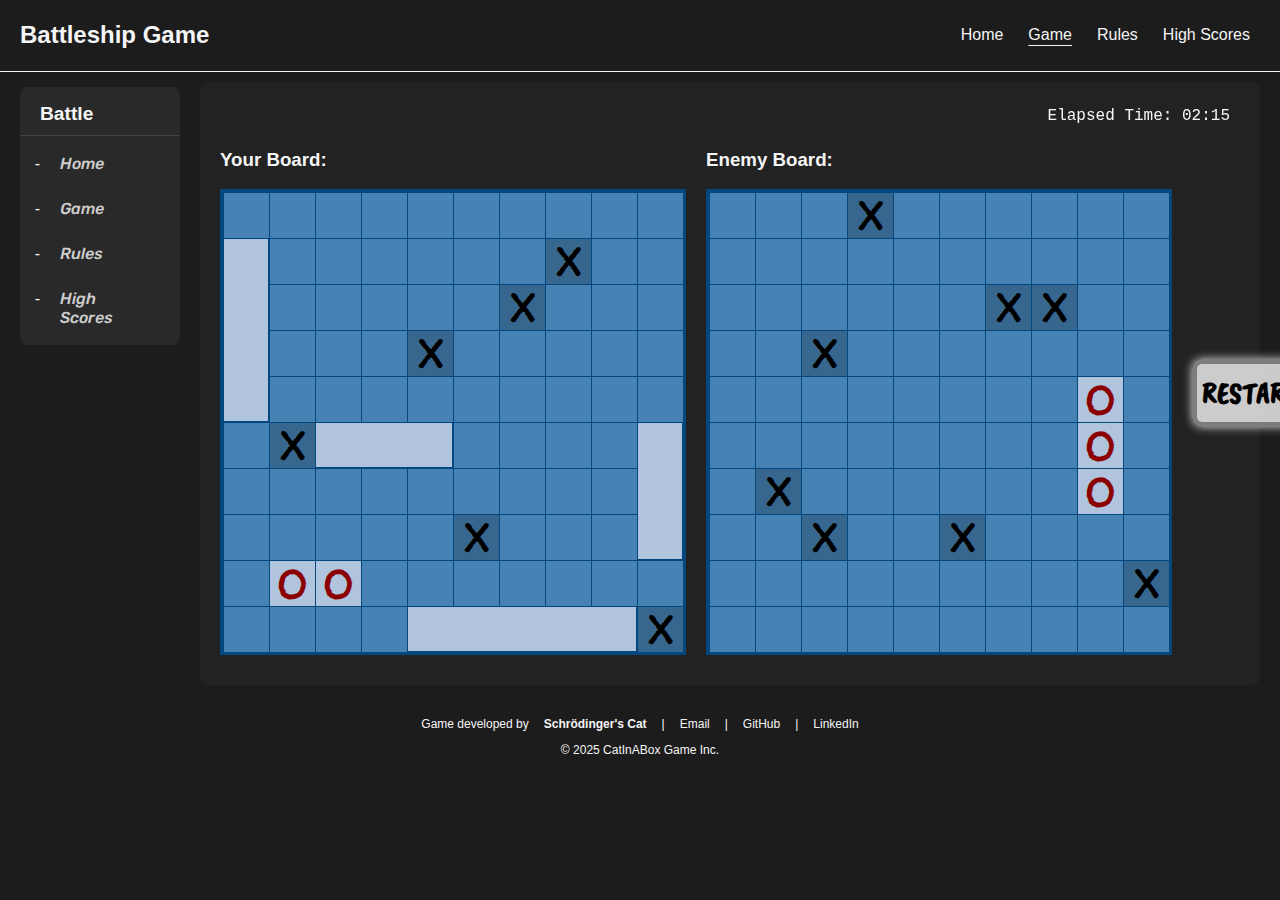
<file: game.html>
<!DOCTYPE html>
<html lang="en">
<head>
    <meta charset="UTF-8">
    <meta name="viewport" content="width=device-width, initial-scale=1">
    <title>Battleship - Game</title>
    <link rel="stylesheet" href="css/style.css">
    <link rel="stylesheet" href="css/pages/game.css">
    <link rel="preconnect" href="https://fonts.googleapis.com">
    <link rel="preconnect" href="https://fonts.gstatic.com" crossorigin>
    <link href="https://fonts.googleapis.com/css2?family=Josefin+Sans:ital,wght@0,100..700;1,100..700&display=swap" rel="stylesheet">
    <link href="https://fonts.googleapis.com/css2?family=Rubik:ital,wght@0,300..900;1,300..900&display=swap" rel="stylesheet">
    <link href="https://fonts.googleapis.com/css2?family=Caveat+Brush&family=Mansalva&family=Margarine&family=Walter+Turncoat&display=swap" rel="stylesheet">
</head>

<body>
  <header>
      <div class="navbar-container">
        <h1><a href="index.html" class="navbar-title">Battleship Game</a></h1>
        <ul class="navbar-buttons">
          <li><a href="index.html" class="navbar-button">Home</a></li>
          <li><a href="game.html" class="navbar-button active">Game</a></li>
          <li><a href="rules.html" class="navbar-button">Rules</a></li>
          <li><a href="highscores.html" class="navbar-button">High Scores</a></li>
        </ul>
      </div>
  </header>

  <div class="container">
    <nav class="sidebar">
      <h2>Battle</h2>
      <ul>
        <li><a href="index.html">Home</a></li>
        <li><a href="game.html">Game</a></li>
        <li><a href="rules.html">Rules</a></li>
        <li><a href="highscores.html">High Scores</a></li>
      </ul>
    </nav>

    <main class="content">

      <div class="timer">Elapsed Time: 02:15</div>
      <div class="game-container">
        <div class="player-board">
          <h3>Your Board: </h3>
          <div class="gameboard">
            <div id="aircraft-carrier"></div>
            <div id="battleship"></div>
            <div id="submarine"></div>
            <div id="destroyer"></div>
    <!--        <div id="patrol-boat"></div>-->

            <div class="cell hit" id="hit1"></div>
            <div class="cell hit" id="hit2"></div>

            <div class="cell cell-miss" id="miss1"></div>
            <div class="cell cell-miss" id="miss2"></div>
            <div class="cell cell-miss" id="miss3"></div>
            <div class="cell cell-miss" id="miss4"></div>
            <div class="cell cell-miss" id="miss5"></div>
            <div class="cell cell-miss" id="miss6"></div>

            <div class="cell"></div> <div class="cell"></div> <div class="cell"></div> <div class="cell"></div>
            <div class="cell"></div> <div class="cell"></div> <div class="cell"></div> <div class="cell"></div>
            <div class="cell"></div> <div class="cell"></div> <div class="cell"></div> <div class="cell"></div>
            <div class="cell"></div> <div class="cell"></div> <div class="cell"></div> <div class="cell"></div>
            <div class="cell"></div> <div class="cell"></div> <div class="cell"></div> <div class="cell"></div>

            <div class="cell"></div> <div class="cell"></div> <div class="cell"></div> <div class="cell"></div>
            <div class="cell"></div> <div class="cell"></div> <div class="cell"></div> <div class="cell"></div>
            <div class="cell"></div> <div class="cell"></div> <div class="cell"></div> <div class="cell"></div>
            <div class="cell"></div> <div class="cell"></div> <div class="cell"></div> <div class="cell"></div>
            <div class="cell"></div> <div class="cell"></div> <div class="cell"></div> <div class="cell"></div>

            <div class="cell"></div> <div class="cell"></div> <div class="cell"></div> <div class="cell"></div>
            <div class="cell"></div> <div class="cell"></div> <div class="cell"></div> <div class="cell"></div>
            <div class="cell"></div> <div class="cell"></div> <div class="cell"></div> <div class="cell"></div>
            <div class="cell"></div> <div class="cell"></div> <div class="cell"></div> <div class="cell"></div>
            <div class="cell"></div> <div class="cell"></div> <div class="cell"></div> <div class="cell"></div>

            <div class="cell"></div> <div class="cell"></div> <div class="cell"></div> <div class="cell"></div>
            <div class="cell"></div> <div class="cell"></div> <div class="cell"></div> <div class="cell"></div>
            <div class="cell"></div> <div class="cell"></div> <div class="cell"></div> <div class="cell"></div>
            <div class="cell"></div> <div class="cell"></div> <div class="cell"></div> <div class="cell"></div>
            <div class="cell"></div>
          </div>
        </div>

        <div class="enemy-board">
          <h3>Enemy Board: </h3>
          <div class="gameboard">
            <div class="cell hit" id="hit3"></div>
            <div class="cell hit" id="hit4"></div>
            <div class="cell hit" id="hit5"></div>

            <div class="cell cell-miss" id="miss7"></div>
            <div class="cell cell-miss" id="miss8"></div>
            <div class="cell cell-miss" id="miss9"></div>
            <div class="cell cell-miss" id="miss10"></div>
            <div class="cell cell-miss" id="miss11"></div>
            <div class="cell cell-miss" id="miss12"></div>
            <div class="cell cell-miss" id="miss13"></div>
            <div class="cell cell-miss" id="miss14"></div>

            <div class="cell"></div> <div class="cell"></div> <div class="cell"></div> <div class="cell"></div>
            <div class="cell"></div> <div class="cell"></div> <div class="cell"></div> <div class="cell"></div>
            <div class="cell"></div> <div class="cell"></div> <div class="cell"></div> <div class="cell"></div>

            <div class="cell"></div> <div class="cell"></div> <div class="cell"></div> <div class="cell"></div>
            <div class="cell"></div> <div class="cell"></div> <div class="cell"></div> <div class="cell"></div>
            <div class="cell"></div> <div class="cell"></div> <div class="cell"></div> <div class="cell"></div>
            <div class="cell"></div> <div class="cell"></div> <div class="cell"></div> <div class="cell"></div>
            <div class="cell"></div> <div class="cell"></div> <div class="cell"></div> <div class="cell"></div>

            <div class="cell"></div> <div class="cell"></div> <div class="cell"></div> <div class="cell"></div>
            <div class="cell"></div> <div class="cell"></div> <div class="cell"></div> <div class="cell"></div>
            <div class="cell"></div> <div class="cell"></div> <div class="cell"></div> <div class="cell"></div>
            <div class="cell"></div> <div class="cell"></div> <div class="cell"></div> <div class="cell"></div>
            <div class="cell"></div> <div class="cell"></div> <div class="cell"></div> <div class="cell"></div>

            <div class="cell"></div> <div class="cell"></div> <div class="cell"></div> <div class="cell"></div>
            <div class="cell"></div> <div class="cell"></div> <div class="cell"></div> <div class="cell"></div>
            <div class="cell"></div> <div class="cell"></div> <div class="cell"></div> <div class="cell"></div>
            <div class="cell"></div> <div class="cell"></div> <div class="cell"></div> <div class="cell"></div>
            <div class="cell"></div> <div class="cell"></div> <div class="cell"></div> <div class="cell"></div>

            <div class="cell"></div> <div class="cell"></div> <div class="cell"></div> <div class="cell"></div>
            <div class="cell"></div> <div class="cell"></div> <div class="cell"></div> <div class="cell"></div>
            <div class="cell"></div> <div class="cell"></div> <div class="cell"></div> <div class="cell"></div>
            <div class="cell"></div> <div class="cell"></div> <div class="cell"></div> <div class="cell"></div>
            <div class="cell"></div>
          </div>
        </div>
        <button class="restart-button">RESTART</button>
      </div>
    </main>
  </div>

  <footer>
    <p>Game developed by<strong>Schrödinger's Cat</strong> |
      <a href="mailto: schrödinger.cat@gmail.com">Email</a> |
      <a href="https://github.com/schrödinger_cat"
         target="_blank" >GitHub</a> |
      <a href="https://linkedin.com/in/schrödinger_cat" target="_blank">LinkedIn</a>
    </p>

    <p>&copy; 2025 CatInABox Game Inc.</p>
  </footer>
</body>
</html>
</file>
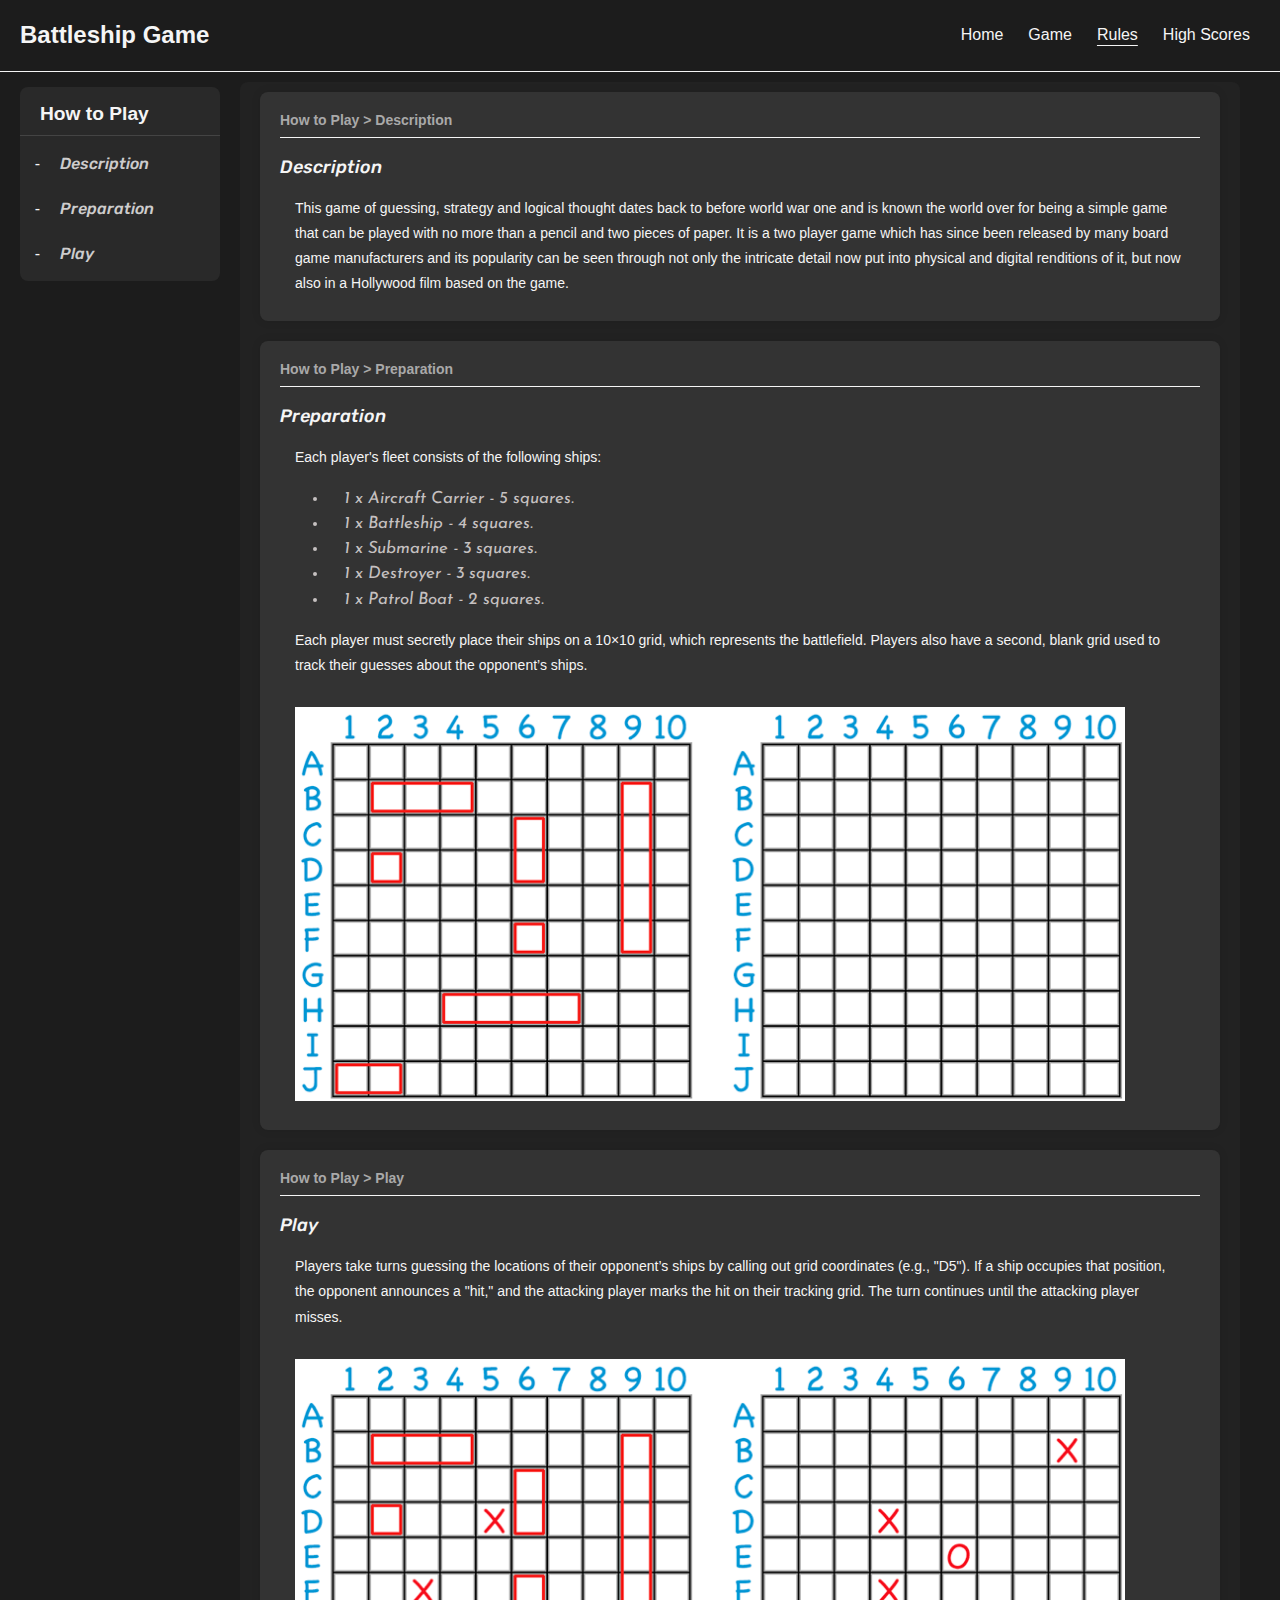
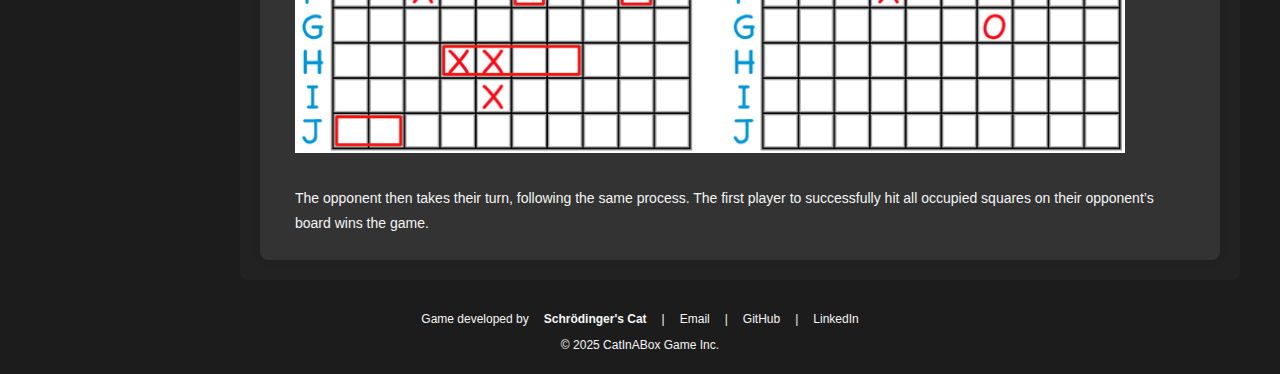
<file: rules.html>
<!DOCTYPE html>
<html lang="en">
<head>
  <meta charset="UTF-8">
  <meta name="viewport" content="width=device-width, initial-scale=1">
  <title>Battleship - Rules</title>
  <link rel="stylesheet" href="css/style.css">
  <link rel="stylesheet" href="css/pages/rules.css">
  <link rel="preconnect" href="https://fonts.googleapis.com">
  <link rel="preconnect" href="https://fonts.gstatic.com" crossorigin>
  <link href="https://fonts.googleapis.com/css2?family=Josefin+Sans:ital,wght@0,100..700;1,100..700&display=swap" rel="stylesheet">
  <link href="https://fonts.googleapis.com/css2?family=Rubik:ital,wght@0,300..900;1,300..900&display=swap" rel="stylesheet">
</head>
<body>
  <header>
      <div class="navbar-container">
        <h1><a href="index.html" class="navbar-title">Battleship Game</a></h1>
        <ul class="navbar-buttons">
          <li><a href="index.html" class="navbar-button">Home</a></li>
          <li><a href="game.html" class="navbar-button">Game</a></li>
          <li><a href="rules.html" class="navbar-button active">Rules</a></li>
          <li><a href="highscores.html" class="navbar-button">High Scores</a></li>
        </ul>
      </div>
  </header>

  <div class="container">
    <nav class="sidebar">
      <h2>How to Play</h2>
      <ul>
        <li><a href="#description">Description</a></li>
        <li><a href="#preparation">Preparation</a></li>
        <li><a href="#play">Play</a></li>
      </ul>
    </nav>

    <main class="content">
      <section id="description" class="content-section">
        <h6 class="breadcrumb">How to Play > Description</h6>
        <h3>Description</h3>
        <p>
          This game of guessing, strategy and logical thought dates back to before world war one and is known the world
          over for being a simple game that can be played with no more than a pencil and two pieces of paper.
          It is a two player game which has since been released by many board game manufacturers and its popularity
          can be seen through not only the intricate detail now put into physical and digital renditions of it,
          but now also in a Hollywood film based on the game.
        </p>
      </section>

      <section id="preparation" class="content-section">
        <h6 class="breadcrumb">How to Play > Preparation</h6>
        <h3>Preparation</h3>
          <p>Each player's fleet consists of the following ships:</p>
          <ul>
            <li>1 x Aircraft Carrier - 5 squares.</li>
            <li>1 x Battleship - 4 squares.</li>
            <li>1 x Submarine - 3 squares. </li>
            <li>1 x Destroyer - 3 squares.</li>
            <li>1 x Patrol Boat - 2 squares.</li>
          </ul>
          <p>
            Each player must secretly place their ships on a 10×10 grid, which represents the battlefield.
            Players also have a second, blank grid used to track their guesses about the opponent’s ships.
          </p>
          <img src="img/Battleships1.gif" alt="Description" class="i">
      </section>

      <section id="play" class="content-section">
          <h6 class="breadcrumb">How to Play > Play</h6>
          <h3>Play</h3>
          <p>
            Players take turns guessing the locations of their opponent’s ships by calling out grid coordinates
            (e.g., "D5"). If a ship occupies that position, the opponent announces a "hit," and the attacking
            player marks the hit on their tracking grid. The turn continues until the attacking player misses.
          </p>
          <img src="img/Battleships2.gif" alt="Play" class="i">
          <p>
            The opponent then takes their turn, following the same process. The first player to successfully hit
            all occupied squares on their opponent’s board wins the game.
          </p>
      </section>
    </main>
  </div>

  <footer>
    <p>Game developed by<strong>Schrödinger's Cat</strong> |
      <a href="mailto: schrödinger.cat@gmail.com">Email</a> |
      <a href="https://github.com/schrödinger_cat"
         target="_blank" >GitHub</a> |
      <a href="https://linkedin.com/in/schrödinger_cat" target="_blank">LinkedIn</a>
    </p>

    <p>&copy; 2025 CatInABox Game Inc.</p>
  </footer>
</body>
</html>
</file>
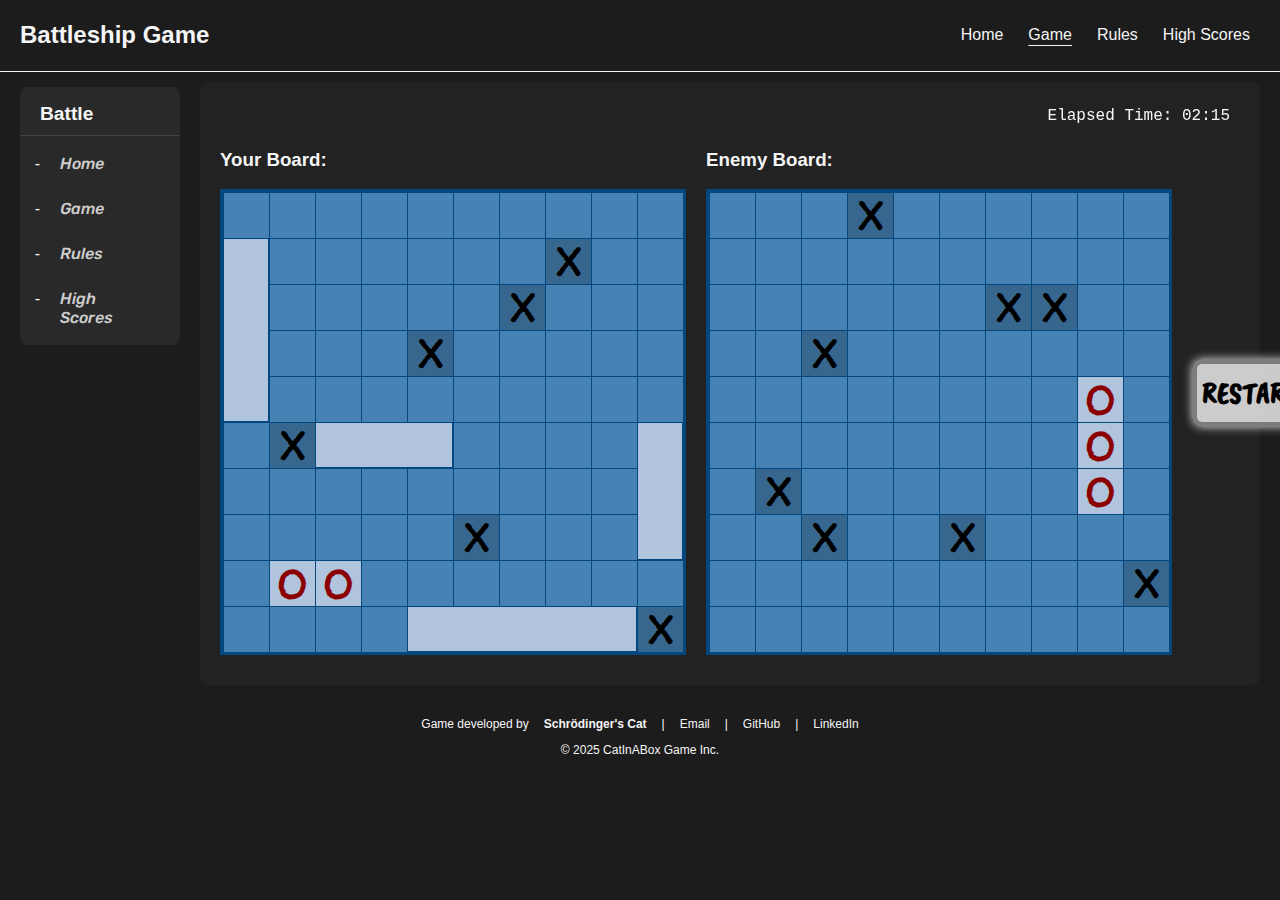
<file: Pages/game/game.html>
<!DOCTYPE html>
<html lang="en">
<head>
    <meta charset="UTF-8">
    <meta name="viewport" content="width=device-width, initial-scale=1">
    <title>Battleship - Game</title>
    <link rel="stylesheet" href="../../css/style.css">
    <link rel="stylesheet" href="game.css">
    <link rel="preconnect" href="https://fonts.googleapis.com">
    <link rel="preconnect" href="https://fonts.gstatic.com" crossorigin>
    <link href="https://fonts.googleapis.com/css2?family=Josefin+Sans:ital,wght@0,100..700;1,100..700&display=swap" rel="stylesheet">
    <link href="https://fonts.googleapis.com/css2?family=Rubik:ital,wght@0,300..900;1,300..900&display=swap" rel="stylesheet">
    <link href="https://fonts.googleapis.com/css2?family=Caveat+Brush&family=Mansalva&family=Margarine&family=Walter+Turncoat&display=swap" rel="stylesheet">
</head>

<body>
  <header>
      <div class="navbar-container">
        <h1><a href="../../index.html" class="navbar-title">Battleship Game</a></h1>
        <ul class="navbar-buttons">
          <li><a href="../../index.html" class="navbar-button">Home</a></li>
          <li><a href="game.html" class="navbar-button active">Game</a></li>
          <li><a href="../rules/rules.html" class="navbar-button">Rules</a></li>
          <li><a href="../highscores/highscores.html" class="navbar-button">High Scores</a></li>
        </ul>
      </div>
  </header>

  <div class="container">
    <nav class="sidebar">
      <h2>Battle</h2>
      <ul>
        <li><a href="../../index.html">Home</a></li>
        <li><a href="game.html">Game</a></li>
        <li><a href="../rules/rules.html">Rules</a></li>
        <li><a href="../highscores/highscores.html">High Scores</a></li>
      </ul>
    </nav>

    <main class="content">

      <div class="timer">Elapsed Time: 02:15</div>
      <div class="game-container">
        <div class="player-board">
          <h3>Your Board: </h3>
          <div class="gameboard">
            <div id="aircraft-carrier"></div>
            <div id="battleship"></div>
            <div id="submarine"></div>
            <div id="destroyer"></div>
    <!--        <div id="patrol-boat"></div>-->

            <div class="cell hit" id="hit1"></div>
            <div class="cell hit" id="hit2"></div>

            <div class="cell cell-miss" id="miss1"></div>
            <div class="cell cell-miss" id="miss2"></div>
            <div class="cell cell-miss" id="miss3"></div>
            <div class="cell cell-miss" id="miss4"></div>
            <div class="cell cell-miss" id="miss5"></div>
            <div class="cell cell-miss" id="miss6"></div>

            <div class="cell"></div> <div class="cell"></div> <div class="cell"></div> <div class="cell"></div>
            <div class="cell"></div> <div class="cell"></div> <div class="cell"></div> <div class="cell"></div>
            <div class="cell"></div> <div class="cell"></div> <div class="cell"></div> <div class="cell"></div>
            <div class="cell"></div> <div class="cell"></div> <div class="cell"></div> <div class="cell"></div>
            <div class="cell"></div> <div class="cell"></div> <div class="cell"></div> <div class="cell"></div>

            <div class="cell"></div> <div class="cell"></div> <div class="cell"></div> <div class="cell"></div>
            <div class="cell"></div> <div class="cell"></div> <div class="cell"></div> <div class="cell"></div>
            <div class="cell"></div> <div class="cell"></div> <div class="cell"></div> <div class="cell"></div>
            <div class="cell"></div> <div class="cell"></div> <div class="cell"></div> <div class="cell"></div>
            <div class="cell"></div> <div class="cell"></div> <div class="cell"></div> <div class="cell"></div>

            <div class="cell"></div> <div class="cell"></div> <div class="cell"></div> <div class="cell"></div>
            <div class="cell"></div> <div class="cell"></div> <div class="cell"></div> <div class="cell"></div>
            <div class="cell"></div> <div class="cell"></div> <div class="cell"></div> <div class="cell"></div>
            <div class="cell"></div> <div class="cell"></div> <div class="cell"></div> <div class="cell"></div>
            <div class="cell"></div> <div class="cell"></div> <div class="cell"></div> <div class="cell"></div>

            <div class="cell"></div> <div class="cell"></div> <div class="cell"></div> <div class="cell"></div>
            <div class="cell"></div> <div class="cell"></div> <div class="cell"></div> <div class="cell"></div>
            <div class="cell"></div> <div class="cell"></div> <div class="cell"></div> <div class="cell"></div>
            <div class="cell"></div> <div class="cell"></div> <div class="cell"></div> <div class="cell"></div>
            <div class="cell"></div>
          </div>
        </div>

        <div class="enemy-board">
          <h3>Enemy Board: </h3>
          <div class="gameboard">
            <div class="cell hit" id="hit3"></div>
            <div class="cell hit" id="hit4"></div>
            <div class="cell hit" id="hit5"></div>

            <div class="cell cell-miss" id="miss7"></div>
            <div class="cell cell-miss" id="miss8"></div>
            <div class="cell cell-miss" id="miss9"></div>
            <div class="cell cell-miss" id="miss10"></div>
            <div class="cell cell-miss" id="miss11"></div>
            <div class="cell cell-miss" id="miss12"></div>
            <div class="cell cell-miss" id="miss13"></div>
            <div class="cell cell-miss" id="miss14"></div>

            <div class="cell"></div> <div class="cell"></div> <div class="cell"></div> <div class="cell"></div>
            <div class="cell"></div> <div class="cell"></div> <div class="cell"></div> <div class="cell"></div>
            <div class="cell"></div> <div class="cell"></div> <div class="cell"></div> <div class="cell"></div>

            <div class="cell"></div> <div class="cell"></div> <div class="cell"></div> <div class="cell"></div>
            <div class="cell"></div> <div class="cell"></div> <div class="cell"></div> <div class="cell"></div>
            <div class="cell"></div> <div class="cell"></div> <div class="cell"></div> <div class="cell"></div>
            <div class="cell"></div> <div class="cell"></div> <div class="cell"></div> <div class="cell"></div>
            <div class="cell"></div> <div class="cell"></div> <div class="cell"></div> <div class="cell"></div>

            <div class="cell"></div> <div class="cell"></div> <div class="cell"></div> <div class="cell"></div>
            <div class="cell"></div> <div class="cell"></div> <div class="cell"></div> <div class="cell"></div>
            <div class="cell"></div> <div class="cell"></div> <div class="cell"></div> <div class="cell"></div>
            <div class="cell"></div> <div class="cell"></div> <div class="cell"></div> <div class="cell"></div>
            <div class="cell"></div> <div class="cell"></div> <div class="cell"></div> <div class="cell"></div>

            <div class="cell"></div> <div class="cell"></div> <div class="cell"></div> <div class="cell"></div>
            <div class="cell"></div> <div class="cell"></div> <div class="cell"></div> <div class="cell"></div>
            <div class="cell"></div> <div class="cell"></div> <div class="cell"></div> <div class="cell"></div>
            <div class="cell"></div> <div class="cell"></div> <div class="cell"></div> <div class="cell"></div>
            <div class="cell"></div> <div class="cell"></div> <div class="cell"></div> <div class="cell"></div>

            <div class="cell"></div> <div class="cell"></div> <div class="cell"></div> <div class="cell"></div>
            <div class="cell"></div> <div class="cell"></div> <div class="cell"></div> <div class="cell"></div>
            <div class="cell"></div> <div class="cell"></div> <div class="cell"></div> <div class="cell"></div>
            <div class="cell"></div> <div class="cell"></div> <div class="cell"></div> <div class="cell"></div>
            <div class="cell"></div>
          </div>
        </div>
        <button class="restart-button">RESTART</button>
      </div>
    </main>
  </div>

  <footer>
    <p>Game developed by<strong>Schrödinger's Cat</strong> |
      <a href="mailto: schrödinger.cat@gmail.com">Email</a> |
      <a href="https://github.com/schrödinger_cat"
         target="_blank" >GitHub</a> |
      <a href="https://linkedin.com/in/schrödinger_cat" target="_blank">LinkedIn</a>
    </p>

    <p>&copy; 2025 CatInABox Game Inc.</p>
  </footer>
</body>
</html>
</file>
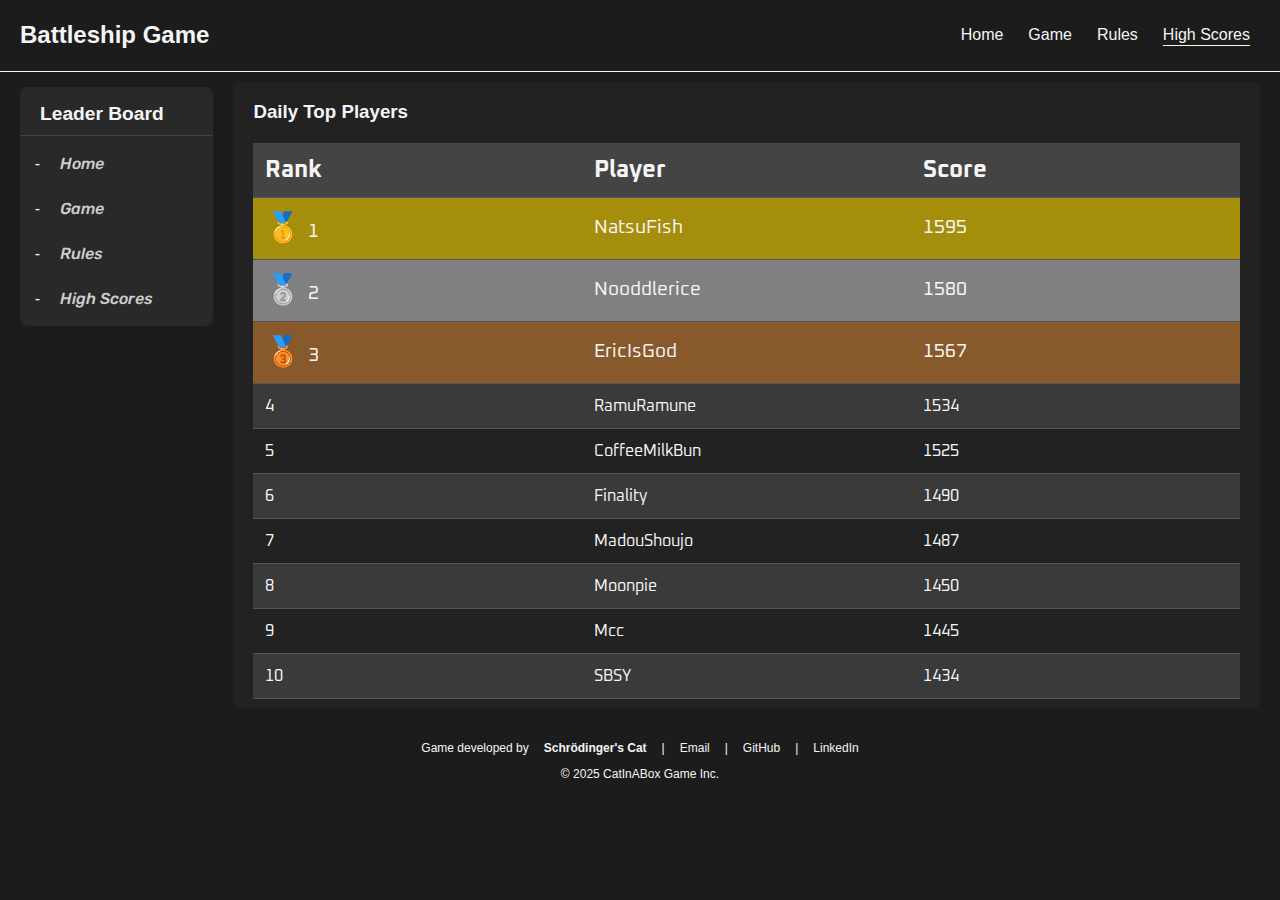
<file: pages/highscores/highscores.html>
<!DOCTYPE html>
<html lang="en">
<head>
  <meta charset="UTF-8">
  <meta name="viewport" content="width=device-width, initial-scale=1">
  <title></title>
  <link rel="stylesheet" href="../../css/style.css">
  <link rel="stylesheet" href="highscores.css">
  <link rel="preconnect" href="https://fonts.googleapis.com">
  <link rel="preconnect" href="https://fonts.gstatic.com" crossorigin>
  <link href="https://fonts.googleapis.com/css2?family=Josefin+Sans:ital,wght@0,100..700;1,100..700&family=Quantico:ital,wght@0,400;0,700;1,400;1,700&family=Rubik:ital,wght@0,300..900;1,300..900&family=Silkscreen:wght@400;700&family=Oxanium:wght@200..800&display=swap" rel="stylesheet">

</head>
<body>
  <header>
      <div class="navbar-container">
        <h1><a href="../../index.html" class="navbar-title">Battleship Game</a></h1>
        <ul class="navbar-buttons">
          <li><a href="../../index.html" class="navbar-button">Home</a></li>
          <li><a href="../game/game.html" class="navbar-button">Game</a></li>
          <li><a href="../rules/rules.html" class="navbar-button">Rules</a></li>
          <li><a href="highscores.html" class="navbar-button active">High Scores</a></li>
        </ul>
      </div>
  </header>

  <div class="container">
    <nav class="sidebar">
      <h2>Leader Board</h2>
      <ul>
        <li><a href="../../index.html">Home</a></li>
        <li><a href="../game/game.html">Game</a></li>
        <li><a href="../rules/rules.html">Rules</a></li>
        <li><a href="highscores.html">High Scores</a></li>
      </ul>
    </nav>

    <main class="content">
      <section class="content-section">
        <h3>Daily Top Players</h3>
        <table class="highscore-table">
          <thead>
          <tr>
            <th>Rank</th>
            <th>Player</th>
            <th>Score</th>
          </tr>
          </thead>
          <tbody>
          <tr><td>1</td><td>NatsuFish</td><td>1595</td></tr>
          <tr><td>2</td><td>Nooddlerice</td><td>1580</td></tr>
          <tr><td>3</td><td>EricIsGod</td><td>1567</td></tr>
          <tr><td>4</td><td>RamuRamune</td><td>1534</td></tr>
          <tr><td>5</td><td>CoffeeMilkBun</td><td>1525</td></tr>
          <tr><td>6</td><td>Finality</td><td>1490</td></tr>
          <tr><td>7</td><td>MadouShoujo</td><td>1487</td></tr>
          <tr><td>8</td><td>Moonpie</td><td>1450</td></tr>
          <tr><td>9</td><td>Mcc</td><td>1445</td></tr>
          <tr><td>10</td><td>SBSY</td><td>1434</td></tr>
          </tbody>
        </table>
      </section>
    </main>
  </div>

  <footer>
    <p>Game developed by<strong>Schrödinger's Cat</strong> |
      <a href="mailto: schrödinger.cat@gmail.com">Email</a> |
      <a href="https://github.com/schrödinger_cat"
         target="_blank" >GitHub</a> |
      <a href="https://linkedin.com/in/schrödinger_cat" target="_blank">LinkedIn</a>
    </p>

    <p>&copy; 2025 CatInABox Game Inc.</p>
  </footer>
</body>
</html>
</file>
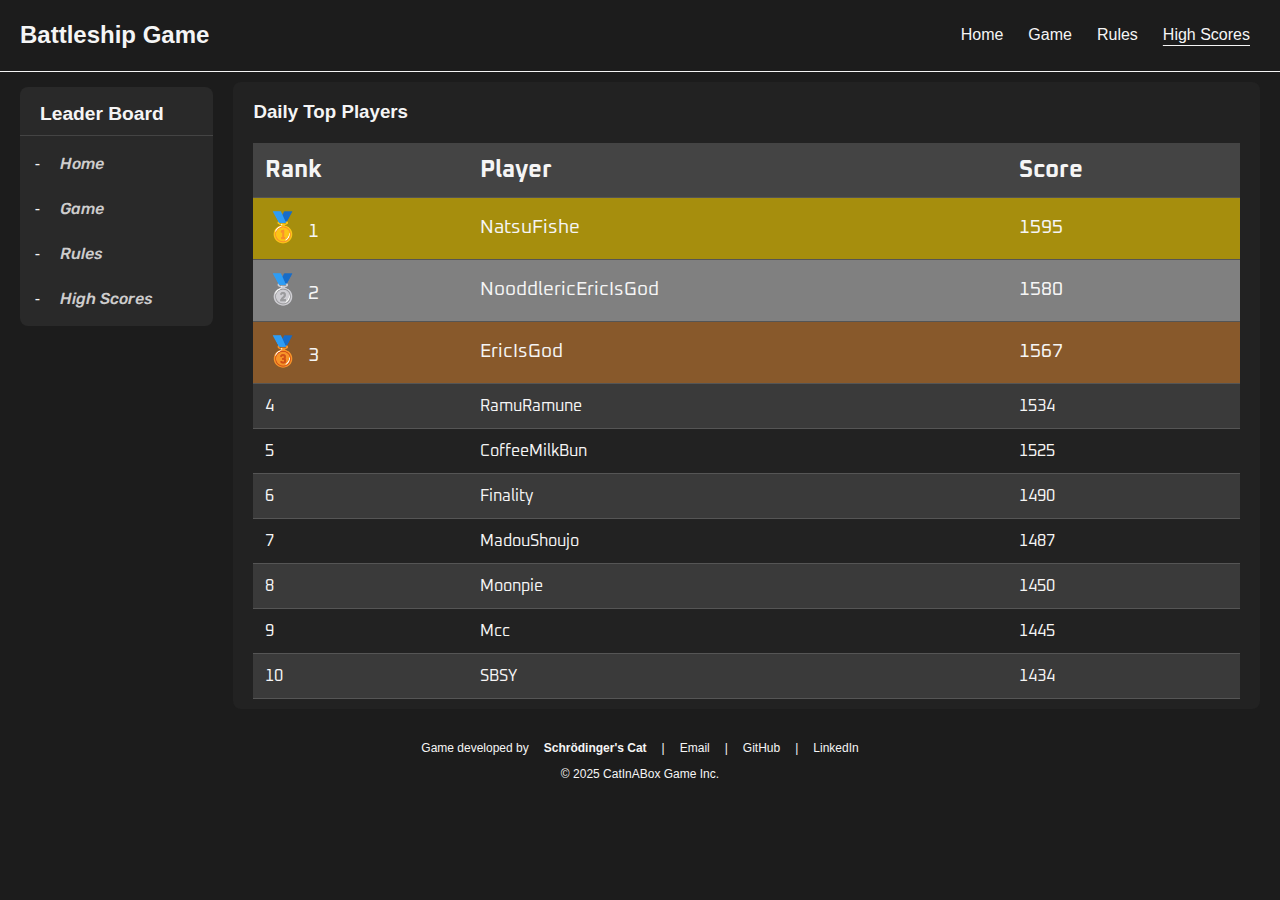
<file: Pages/highscores/highscores.html>
<!DOCTYPE html>
<html lang="en">
<head>
  <meta charset="UTF-8">
  <meta name="viewport" content="width=device-width, initial-scale=1">
  <title></title>
  <link rel="stylesheet" href="../../css/style.css">
  <link rel="stylesheet" href="highscores.css">
  <link rel="preconnect" href="https://fonts.googleapis.com">
  <link rel="preconnect" href="https://fonts.gstatic.com" crossorigin>
  <link href="https://fonts.googleapis.com/css2?family=Josefin+Sans:ital,wght@0,100..700;1,100..700&family=Quantico:ital,wght@0,400;0,700;1,400;1,700&family=Rubik:ital,wght@0,300..900;1,300..900&family=Silkscreen:wght@400;700&family=Oxanium:wght@200..800&display=swap" rel="stylesheet">

</head>
<body>
  <header>
      <div class="navbar-container">
        <h1><a href="../../index.html" class="navbar-title">Battleship Game</a></h1>
        <ul class="navbar-buttons">
          <li><a href="../../index.html" class="navbar-button">Home</a></li>
          <li><a href="../game/game.html" class="navbar-button">Game</a></li>
          <li><a href="../rules/rules.html" class="navbar-button">Rules</a></li>
          <li><a href="highscores.html" class="navbar-button active">High Scores</a></li>
        </ul>
      </div>
  </header>

  <div class="container">
    <nav class="sidebar">
      <h2>Leader Board</h2>
      <ul>
        <li><a href="../../index.html">Home</a></li>
        <li><a href="../game/game.html">Game</a></li>
        <li><a href="../rules/rules.html">Rules</a></li>
        <li><a href="highscores.html">High Scores</a></li>
      </ul>
    </nav>

    <main class="content">
      <section class="content-section">
        <h3>Daily Top Players</h3>
        <table class="highscore-table">
          <thead>
          <tr>
            <th>Rank</th>
            <th>Player</th>
            <th>Score</th>
          </tr>
          </thead>
          <tbody>
          <tr><td>1</td><td>NatsuFishe</td><td>1595</td></tr>
          <tr><td>2</td><td>NooddlericEricIsGod</td><td>1580</td></tr>
          <tr><td>3</td><td>EricIsGod</td><td>1567</td></tr>
          <tr><td>4</td><td>RamuRamune</td><td>1534</td></tr>
          <tr><td>5</td><td>CoffeeMilkBun</td><td>1525</td></tr>
          <tr><td>6</td><td>Finality</td><td>1490</td></tr>
          <tr><td>7</td><td>MadouShoujo</td><td>1487</td></tr>
          <tr><td>8</td><td>Moonpie</td><td>1450</td></tr>
          <tr><td>9</td><td>Mcc</td><td>1445</td></tr>
          <tr><td>10</td><td>SBSY</td><td>1434</td></tr>
          </tbody>
        </table>
      </section>
    </main>
  </div>

  <footer>
    <p>Game developed by<strong>Schrödinger's Cat</strong> |
      <a href="mailto: schrödinger.cat@gmail.com">Email</a> |
      <a href="https://github.com/schrödinger_cat"
         target="_blank" >GitHub</a> |
      <a href="https://linkedin.com/in/schrödinger_cat" target="_blank">LinkedIn</a>
    </p>

    <p>&copy; 2025 CatInABox Game Inc.</p>
  </footer>
</body>
</html>
</file>
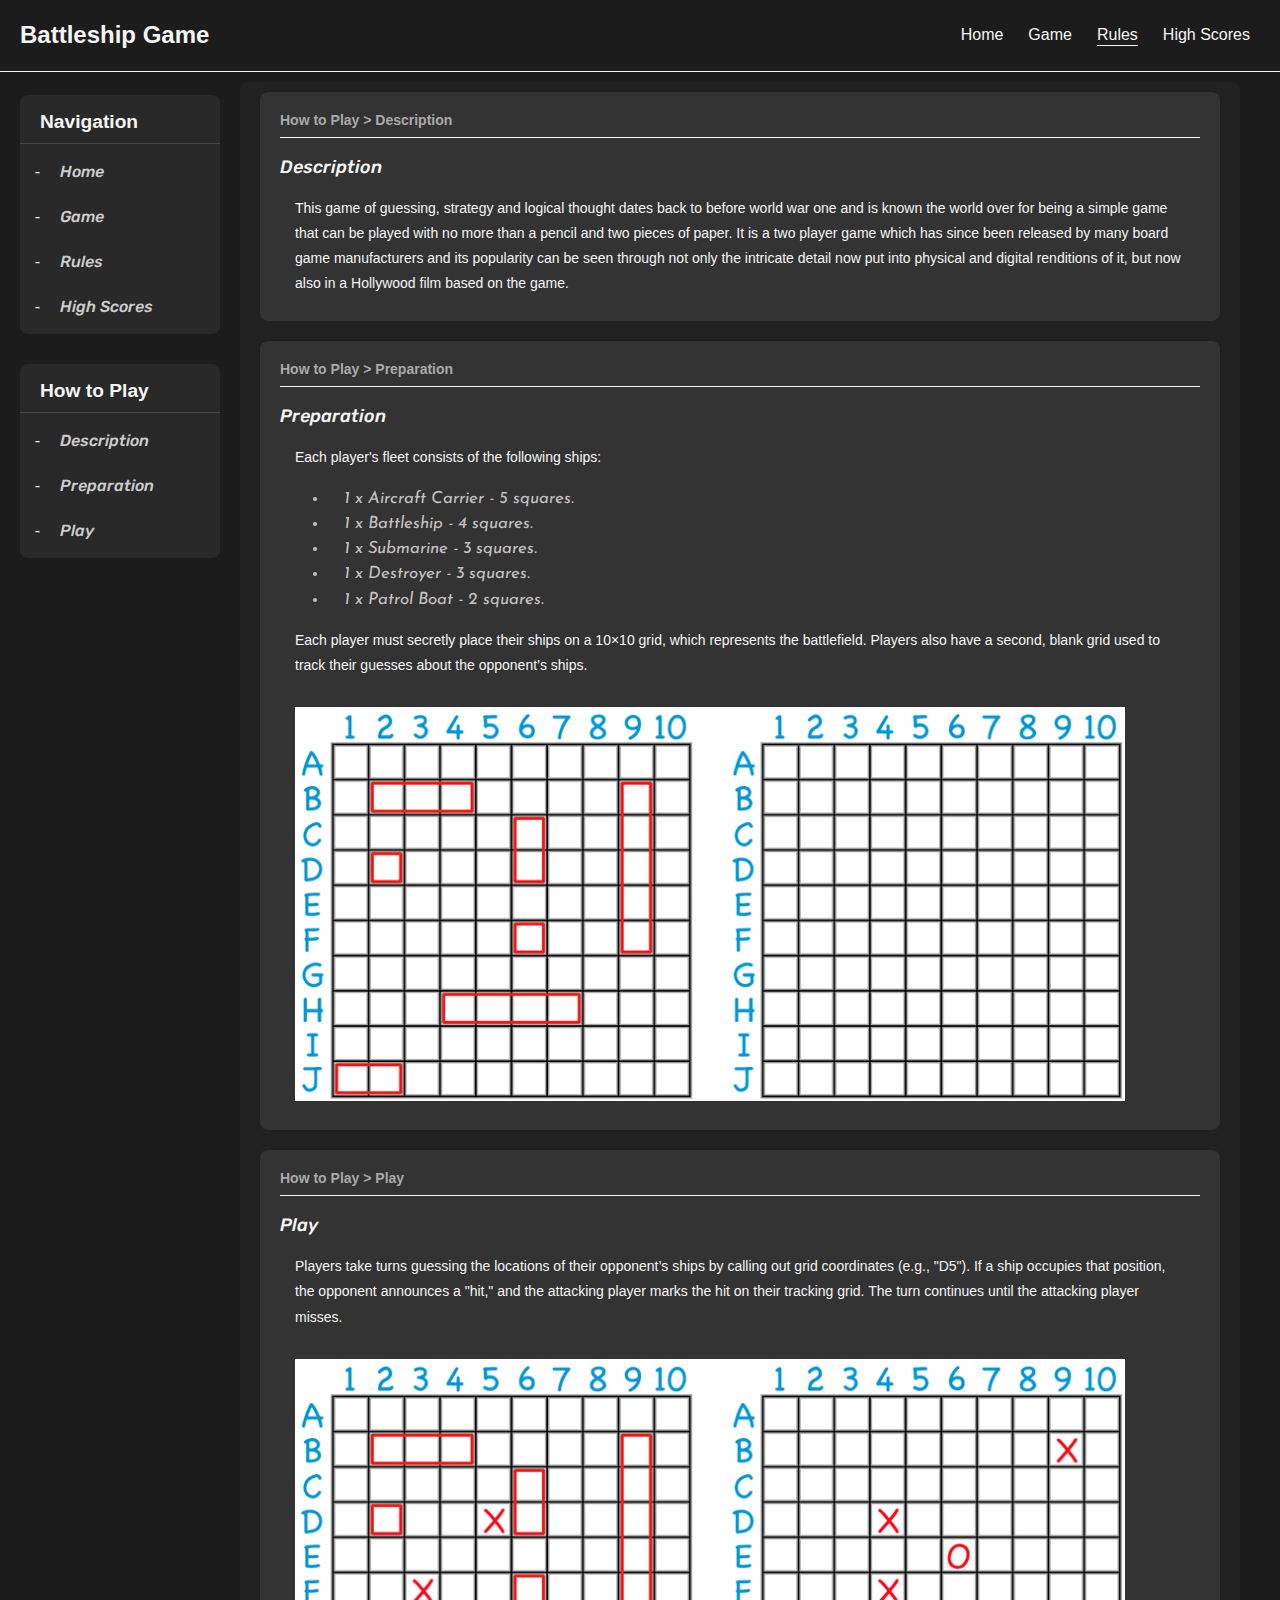
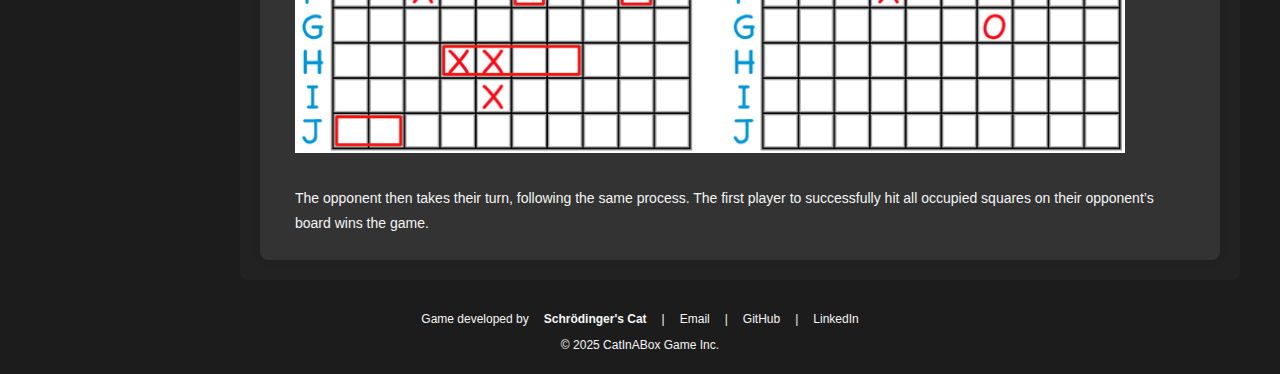
<file: Pages/rules/rules.html>
<!DOCTYPE html>
<html lang="en">
<head>
  <meta charset="UTF-8">
  <meta name="viewport" content="width=device-width, initial-scale=1">
  <title>Battleship - Rules</title>
  <link rel="stylesheet" href="../../css/style.css">
  <link rel="stylesheet" href="rules.css">
  <link rel="preconnect" href="https://fonts.googleapis.com">
  <link rel="preconnect" href="https://fonts.gstatic.com" crossorigin>
  <link href="https://fonts.googleapis.com/css2?family=Josefin+Sans:ital,wght@0,100..700;1,100..700&display=swap" rel="stylesheet">
  <link href="https://fonts.googleapis.com/css2?family=Rubik:ital,wght@0,300..900;1,300..900&display=swap" rel="stylesheet">
</head>
<body>
  <header>
      <div class="navbar-container">
        <h1><a href="../../index.html" class="navbar-title">Battleship Game</a></h1>
        <ul class="navbar-buttons">
          <li><a href="../../index.html" class="navbar-button">Home</a></li>
          <li><a href="../game/game.html" class="navbar-button">Game</a></li>
          <li><a href="rules.html" class="navbar-button active">Rules</a></li>
          <li><a href="../highscores/highscores.html" class="navbar-button">High Scores</a></li>
        </ul>
      </div>
  </header>

  <div class="container">
    <div class="sidebar-container">
      <nav class="sidebar">
        <h2>Navigation</h2>
        <ul>
          <li><a href="index.html">Home</a></li>
          <li><a href="Pages/game/game.html">Game</a></li>
          <li><a href="Pages/rules/rules.html">Rules</a></li>
          <li><a href="Pages/highscores/highscores.html">High Scores</a></li>
        </ul>
      </nav>

      <nav class="sidebar rules">
        <h2>How to Play</h2>
        <ul>
          <li><a href="#description">Description</a></li>
          <li><a href="#preparation">Preparation</a></li>
          <li><a href="#play">Play</a></li>
        </ul>
      </nav>
    </div>

    <main class="content">
      <section id="description" class="content-section">
        <h6 class="breadcrumb">How to Play > Description</h6>
        <h3>Description</h3>
        <p>
          This game of guessing, strategy and logical thought dates back to before world war one and is known the world
          over for being a simple game that can be played with no more than a pencil and two pieces of paper.
          It is a two player game which has since been released by many board game manufacturers and its popularity
          can be seen through not only the intricate detail now put into physical and digital renditions of it,
          but now also in a Hollywood film based on the game.
        </p>
      </section>

      <section id="preparation" class="content-section">
        <h6 class="breadcrumb">How to Play > Preparation</h6>
        <h3>Preparation</h3>
          <p>Each player's fleet consists of the following ships:</p>
          <ul>
            <li>1 x Aircraft Carrier - 5 squares.</li>
            <li>1 x Battleship - 4 squares.</li>
            <li>1 x Submarine - 3 squares. </li>
            <li>1 x Destroyer - 3 squares.</li>
            <li>1 x Patrol Boat - 2 squares.</li>
          </ul>
          <p>
            Each player must secretly place their ships on a 10×10 grid, which represents the battlefield.
            Players also have a second, blank grid used to track their guesses about the opponent’s ships.
          </p>
          <img src="../../img/Battleships1.gif" alt="Description" class="i">
      </section>

      <section id="play" class="content-section">
          <h6 class="breadcrumb">How to Play > Play</h6>
          <h3>Play</h3>
          <p>
            Players take turns guessing the locations of their opponent’s ships by calling out grid coordinates
            (e.g., "D5"). If a ship occupies that position, the opponent announces a "hit," and the attacking
            player marks the hit on their tracking grid. The turn continues until the attacking player misses.
          </p>
          <img src="../../img/Battleships2.gif" alt="Play" class="i">
          <p>
            The opponent then takes their turn, following the same process. The first player to successfully hit
            all occupied squares on their opponent’s board wins the game.
          </p>
      </section>
    </main>
  </div>

  <footer>
    <p>Game developed by<strong>Schrödinger's Cat</strong> |
      <a href="mailto: schrödinger.cat@gmail.com">Email</a> |
      <a href="https://github.com/schrödinger_cat"
         target="_blank" >GitHub</a> |
      <a href="https://linkedin.com/in/schrödinger_cat" target="_blank">LinkedIn</a>
    </p>

    <p>&copy; 2025 CatInABox Game Inc.</p>
  </footer>
</body>
</html>
</file>
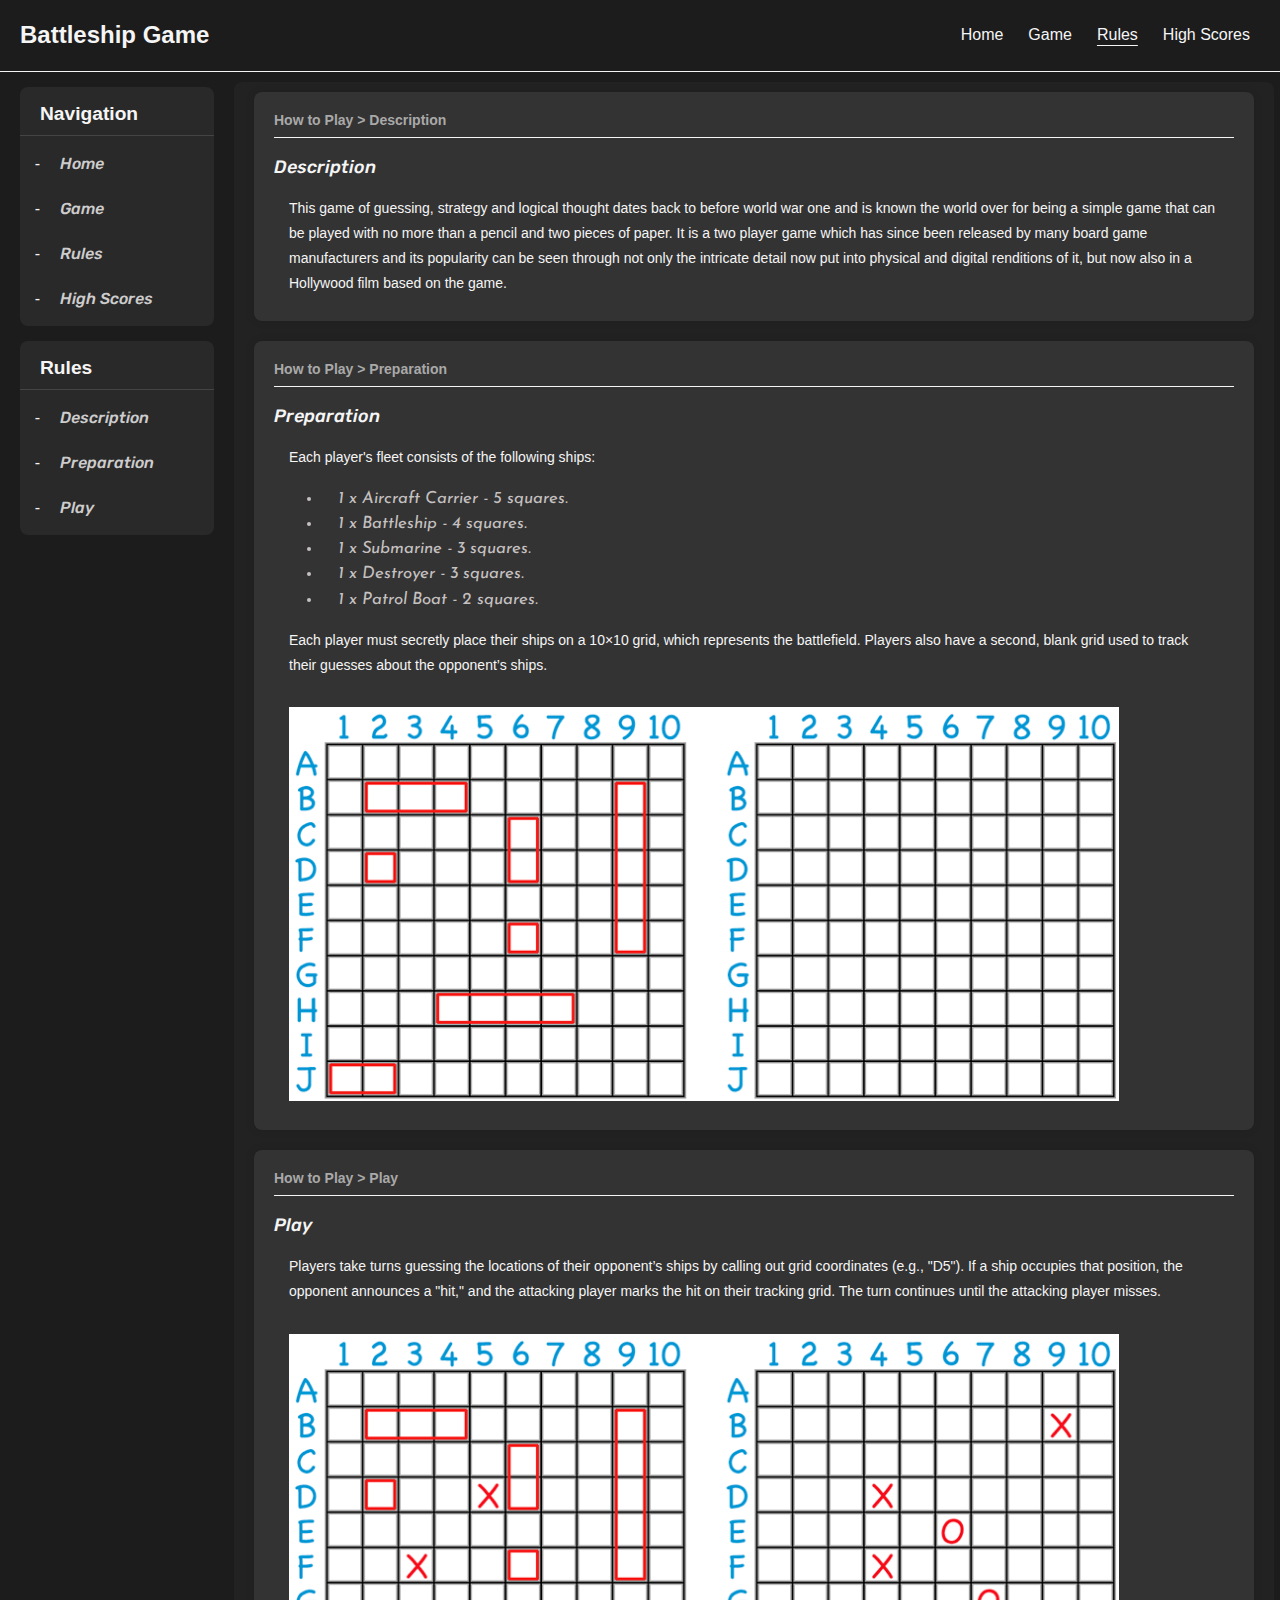
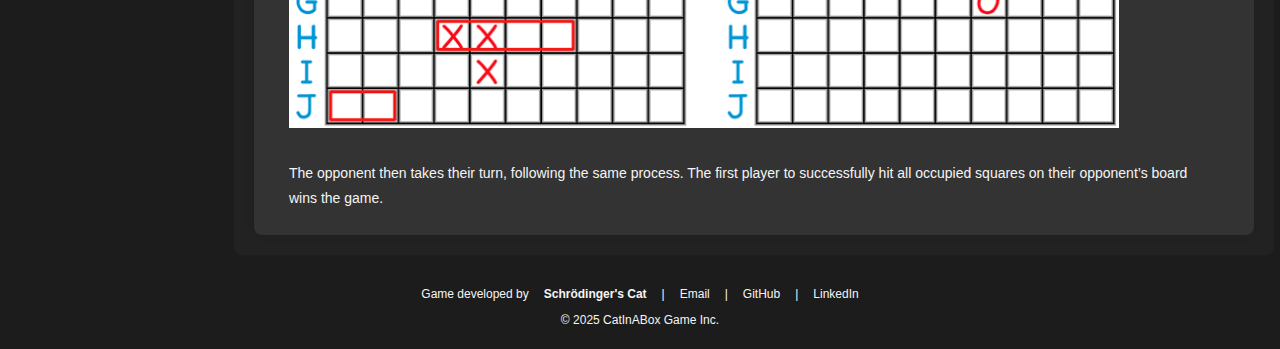
<file: pages/rules/rules.html>
<!DOCTYPE html>
<html lang="en">
<head>
  <meta charset="UTF-8">
  <meta name="viewport" content="width=device-width, initial-scale=1">
  <title>Battleship - Rules</title>
  <link rel="stylesheet" href="../../css/style.css">
  <link rel="stylesheet" href="rules.css">
  <link rel="preconnect" href="https://fonts.googleapis.com">
  <link rel="preconnect" href="https://fonts.gstatic.com" crossorigin>
  <link href="https://fonts.googleapis.com/css2?family=Josefin+Sans:ital,wght@0,100..700;1,100..700&display=swap" rel="stylesheet">
  <link href="https://fonts.googleapis.com/css2?family=Rubik:ital,wght@0,300..900;1,300..900&display=swap" rel="stylesheet">
</head>
<body>
  <header>
      <div class="navbar-container">
        <h1><a href="../../index.html" class="navbar-title">Battleship Game</a></h1>
        <ul class="navbar-buttons">
          <li><a href="../../index.html" class="navbar-button">Home</a></li>
          <li><a href="../game/game.html" class="navbar-button">Game</a></li>
          <li><a href="rules.html" class="navbar-button active">Rules</a></li>
          <li><a href="../highscores/highscores.html" class="navbar-button">High Scores</a></li>
        </ul>
      </div>
  </header>

  <div class="container">
    <div class="sidebar-container">
      <nav class="sidebar">
        <h2>Navigation</h2>
        <ul>
          <li><a href="../../index.html" class="navbar-button">Home</a></li>
          <li><a href="../game/game.html" class="navbar-button">Game</a></li>
          <li><a href="rules.html">Rules</a></li>
          <li><a href="../highscores/highscores.html">High Scores</a></li>
        </ul>
      </nav>

      <nav class="sidebar rules">
        <h2>Rules</h2>
        <ul>
          <li><a href="#description">Description</a></li>
          <li><a href="#preparation">Preparation</a></li>
          <li><a href="#play">Play</a></li>
        </ul>
      </nav>
    </div>

    <main class="content">
      <div class="content-box">
        <section id="description" class="content-section">
          <h6 class="breadcrumb">How to Play > Description</h6>
          <h3>Description</h3>
          <p>
            This game of guessing, strategy and logical thought dates back to before world war one and is known the world
            over for being a simple game that can be played with no more than a pencil and two pieces of paper.
            It is a two player game which has since been released by many board game manufacturers and its popularity
            can be seen through not only the intricate detail now put into physical and digital renditions of it,
            but now also in a Hollywood film based on the game.
          </p>
        </section>

        <section id="preparation" class="content-section">
          <h6 class="breadcrumb">How to Play > Preparation</h6>
          <h3>Preparation</h3>
            <p>Each player's fleet consists of the following ships:</p>
            <ul>
              <li>1 x Aircraft Carrier - 5 squares.</li>
              <li>1 x Battleship - 4 squares.</li>
              <li>1 x Submarine - 3 squares. </li>
              <li>1 x Destroyer - 3 squares.</li>
              <li>1 x Patrol Boat - 2 squares.</li>
            </ul>
            <p>
              Each player must secretly place their ships on a 10×10 grid, which represents the battlefield.
              Players also have a second, blank grid used to track their guesses about the opponent’s ships.
            </p>
            <img src="../../img/Battleships1.gif" alt="Description" class="i">
        </section>

        <section id="play" class="content-section">
            <h6 class="breadcrumb">How to Play > Play</h6>
            <h3>Play</h3>
            <p>
              Players take turns guessing the locations of their opponent’s ships by calling out grid coordinates
              (e.g., "D5"). If a ship occupies that position, the opponent announces a "hit," and the attacking
              player marks the hit on their tracking grid. The turn continues until the attacking player misses.
            </p>
            <img src="../../img/Battleships2.gif" alt="Play" class="i">
            <p>
              The opponent then takes their turn, following the same process. The first player to successfully hit
              all occupied squares on their opponent’s board wins the game.
            </p>
        </section>
      </div>
    </main>
  </div>

  <footer>
    <p>Game developed by<strong>Schrödinger's Cat</strong> |
      <a href="mailto: schrödinger.cat@gmail.com">Email</a> |
      <a href="https://github.com/schrödinger_cat"
         target="_blank" >GitHub</a> |
      <a href="https://linkedin.com/in/schrödinger_cat" target="_blank">LinkedIn</a>
    </p>

    <p>&copy; 2025 CatInABox Game Inc.</p>
  </footer>
</body>
</html>
</file>
<file: css/style.css>
/* Global fix: Apply border-box to all elements */
*,
*::before,
*::after {
  box-sizing: border-box;
}

html {
  scroll-behavior: smooth;
}

body {
  font-family: Helvetica, Arial, sans-serif;
  background-color: #1c1c1c;
  color: whitesmoke;
  margin: 0;
  padding: 0;
  height: 100%;
  width: 100%;
}

/* Header and Navbar */
header {
  border-bottom: 1px solid whitesmoke;
  position: sticky;
  top: 0;
  z-index: 1000;
  background-color: #1c1c1c;
  color: whitesmoke;
}

.navbar-container {
  padding: 0 10px;
  margin: 0 10px;
  display: flex;
  justify-content: space-between;
  align-items: center;
}

.navbar-title {
  display: flex;
  font-size: 24px;
  color: whitesmoke;
  text-decoration: none;
}

.navbar-buttons {
  display: flex;
  list-style-type: none;
}

.navbar-buttons li{
  margin-left: 5px;
}

.navbar-button {
  text-decoration: none;
  color: whitesmoke;
  padding: 8px 10px;
  border-radius: 4px;
  transition: 0.5s ease;
}

.navbar-button:hover {
  color: lightskyblue;
  background-color: rgba(114, 145, 166, 0.22);
}

.navbar-button.active {
  text-decoration-line: underline;
  text-underline-offset: 5px;
}

header {
  border-bottom: 1px solid whitesmoke;
  position: sticky;
  top: 0;
  z-index: 1000;
  background-color: #1c1c1c;
  color: whitesmoke;
}

.navbar-container {
  padding: 0 10px;
  margin: 0 10px;
  display: flex;
  justify-content: space-between;
  align-items: center;
}

.navbar-title {
  display: flex;
  font-size: 24px;
  color: whitesmoke;
  text-decoration: none;
}

.navbar-buttons {
  display: flex;
  list-style-type: none;
}

.navbar-buttons li{
  margin-left: 5px;
}

.navbar-button {
  text-decoration: none;
  color: whitesmoke;
  padding: 8px 10px;
  border-radius: 4px;
  transition: 0.5s ease;
}

.navbar-button:hover {
  color: lightskyblue;
  background-color: rgba(114, 145, 166, 0.22);
}

.navbar-button.active {
  text-decoration-line: underline;
  text-underline-offset: 5px;
}

@media (max-width: 768px) {
  .navbar-container {
    flex-direction: column;
    align-items: flex-start;
    width: 100%;
    padding: 5px 0;
  }

  .navbar-buttons{
    flex-direction: column;
    width: 100%;
    margin-top: 10px;
  }

  .navbar-buttons li{
    width: 100%;
    margin-left: 5px;
    text-align: left;
  }

  .navbar-button {
    display: block;
    padding: 12px 0;
    text-align: center;
    width: 100%;
    transition: 0.3s ease;
  }

  .navbar-button:hover {
    color: lightskyblue;
    background-color: rgba(114, 145, 166, 0.22);
  }

  .navbar-button.active {
    text-decoration-line: underline;
    text-underline-offset: 4px;
  }
}

/* Body Container excluding Header*/
.container {
  display: flex;
  padding: 0 10px;
  align-items: flex-start;
}

/* Sidebar */
.sidebar {
  position: sticky;
  margin: 15px 10px;
  top:80px;
  width: 200px;
  background-color: #292929;
  border-radius: 8px;
}

.sidebar h2 {
  font-size: 1.2em;
  color: whitesmoke;
  padding: 0 30px 10px 20px;
  border-bottom: 1px solid #444;
  margin-bottom: 10px;
}

.sidebar ul {
  list-style-type: "-";
  padding: 0 5px;
  margin: 10px 15px;
  justify-content: center;
  align-items: center;
}

.sidebar ul li {
  margin: 10px 0;
}

.sidebar ul li a {
  text-decoration: none;
  color: #cdcccc;
  padding: 8px 20px;
  display: block;
  font-family: "Rubik", serif;
  font-style: italic;
  font-size: 16px;
  font-weight: 500;
  transition: 0.5s;
}

.sidebar ul li a:hover {
  color: whitesmoke;
  text-decoration-line: underline;
  text-underline-offset: 5px;
}

/* Sidebar Collapsible */
@media (max-width: 768px) {
  .sidebar {
    width: 0;
    display: none;
  }
}

/* Main Content */
.content {
  width: calc(100% - 200px);
  background: #222;
  padding: 0 20px 10px 20px;
  border-radius: 8px;
  margin: 10px;
}

@media (max-width: 768px) {
  .container {
    flex-direction: column;
    align-items: center;
    justify-content: center;
    margin: 5px;
    padding: 5px;
  }

  .content {
    width: 100%;
    /*margin: 5px;*/
    /*padding: 5px;*/
    display: flex;
    flex-direction: column;
    align-items: center;
    justify-content: center;
  }
}

/* Footer */
footer {
  padding: 10px;
  font-family: Verdana, sans-serif;
  font-size: 12px;
  text-align: center;
  color: whitesmoke;
}

footer p {
  display: flex;
  justify-content: center;
  gap: 15px;
  flex-wrap: wrap;
}

footer a {
  color: whitesmoke;
  text-decoration: none;
  transition: color 0.3s ease;
}

footer a:hover {
  color: lightblue;
  font-weight: bold;
  text-shadow: 0 0 3px;
}
</file>
<file: css/pages/game.css>
.timer {
  position: sticky;
  top: 80px;
  font-size: 1em;
  font-family: "Courier New", sans-serif;
  margin: 5px 10px;
  padding-top: 20px;
  width: fit-content(100%);
  text-align: end;
}

.game-container {
  display: flex;
  justify-content: space-around;
  align-items: center;
  text-align: start;
  margin-bottom: 20px;
  gap: 20px;
}

.gameboard {
  display: grid;
  grid-template-columns: repeat(10, 46px);
  grid-template-rows: repeat(10, 46px);
  border: 3px solid #02477e;
}

.cell {
  width: 47px;
  height: 47px;
  border: 1px solid #02477e;
  background-color: steelblue;
  display: flex;
  align-items: center;
  justify-content: center;
  transition: 0.5s ease-in-out;
}

.cell:hover {
  background-color: lightblue;
  cursor: pointer;
}

.hit {
  display: flex;
  align-items: center;
  justify-content: center;
  background-color: lightsteelblue;
  color: darkred;
  font-size: 40px;
  font-weight: bold;
}

.hit::before {
  font-family: "Walter Turncoat", serif;
  content: "O";
  color: darkred;
}

#hit1 { grid-column: 2; grid-row: 9; }
#hit2 { grid-column: 3; grid-row: 9; }
#hit3 { grid-column: 9; grid-row: 5; }
#hit4 { grid-column: 9; grid-row: 6; }
#hit5 { grid-column: 9; grid-row: 7; }

.cell-miss {
  display: flex;
  align-items: center;
  justify-content: center;
  color: black;
  background-color: #37668e;
  font-size: 40px;
  font-weight: bold;
}

.cell-miss::before {
  font-family: "Walter Turncoat", serif;
  content: "X";
  color: black;
}

#miss1 { grid-column: 5; grid-row: 4; }
#miss2 { grid-column: 8; grid-row: 2; }
#miss3 { grid-column: 2; grid-row: 6; }
#miss4 { grid-column: 10; grid-row: 10; }
#miss5 { grid-column: 6; grid-row: 8; }
#miss6 { grid-column: 7; grid-row: 3; }
#miss7 { grid-column: 2; grid-row: 7; }
#miss8 { grid-column: 3; grid-row: 8; }
#miss9 { grid-column: 7; grid-row: 3; }
#miss10 { grid-column: 4; grid-row: 1; }
#miss11 { grid-column: 6; grid-row: 8; }
#miss12 { grid-column: 8; grid-row: 3; }
#miss13 { grid-column: 3; grid-row: 4; }
#miss14 { grid-column: 10; grid-row: 9; }


/* Ships - Each ship is positioned using grid-area */
#aircraft-carrier {
  border: 1px solid #02477e;
  background-color: lightsteelblue;
  grid-area: 10 / 5 / 10 / 10; /* Row 10, spans 5 columns */
}

#battleship {
  border: 1px solid #02477e;
  background-color: lightsteelblue;
  grid-area: 2 / 1 / 6 / 1; /* Column 1, spans 4 columns */
}

#submarine {
  border: 1px solid #02477e;
  background-color: lightsteelblue;
  grid-area: 6 / 3 / 6 / 6; /* Row 6, spans 3 columns */
}

#destroyer {
  border: 1px solid #02477e;
  background-color: lightsteelblue;
  grid-area: 6 / 10 / 9 / 10; /* Column 10, spans 3 columns */
}

/*#patrol-boat {*/
/*  border: 1px solid #02477e;*/
/*  background-color: lightsteelblue;*/
/*  grid-area: 9 / 2 / 9 / 4; !* Row 9, spans 2 columns *!*/
/*}*/

.restart-button {
  display: flex;
  padding: 10px 5px;
  font-weight: bold;
  font-size: 30px;
  font-family: "Caveat Brush", serif;;
  text-decoration: none;
  border-radius: 10px;
  border: 5px solid rgba(105, 105, 105, 0.8);
  box-shadow: 0 0 10px lightgrey;
  color: black;
  background-color: rgba(248, 248, 248, 0.8);
  transition: 0.3s;
}

.restart-button:hover {
  box-shadow: 0 0 20px white;
}
</file>
<file: css/pages/rules.css>
.breadcrumb {
  box-sizing: content-box;
  height: 20px;
  border-bottom: 1px solid whitesmoke;
}

h6 {
  font-size: 14px;
  color: darkgray;
  padding: 5px 0;
  margin: 5px 0;
}

.content {
  width: 1000px;
}

.content-section {
  scroll-margin-top: 90px;
  margin: 10px 0 20px 0;
  padding: 10px 20px;
  background: #333;
  border-radius: 8px;
  box-shadow: 0 0 10px rgba(0, 0, 0, 0.1);
}

.content-section:last-child {
  margin-bottom: 10px;
}

.content h3 {
  font-size: 18px;
  font-family: "Rubik", serif;
  font-style: italic;
  font-weight: 500;
}

.content-section p {
  padding: 0 15px;
  line-height: 1.8;
  font-size: 14px;
  font-family: "Lucida Grande", sans-serif;
}

.content ul {
  padding-left: 3rem;
}

.content li {
  padding-left: 1rem;
  line-height: 1.5;
  font-family: "Josefin Sans", serif;
  font-weight: 400;
  font-size: 105%;
  font-style: italic;
  color: #c6c1c1;
}

/* Show section when targeted */
#description:target,
#preparation:target,
#play:target {
  display: block;

}
.content-section:first-of-type {
  display: block;
}

.i {
  margin: 10px;
  padding: 5px;
  width: 840px;
  height: 404px;
}
</file>
<file: Pages/game/game.css>
.timer {
  position: sticky;
  top: 80px;
  font-size: 1em;
  font-family: "Courier New", sans-serif;
  margin: 5px 10px;
  padding-top: 20px;
  width: fit-content(100%);
  text-align: end;
}

.game-container {
  display: flex;
  justify-content: space-around;
  align-items: center;
  text-align: start;
  margin-bottom: 20px;
  gap: 20px;
}

.gameboard {
  display: grid;
  grid-template-columns: repeat(10, 46px);
  grid-template-rows: repeat(10, 46px);
  border: 3px solid #02477e;
}

.cell {
  width: 47px;
  height: 47px;
  border: 1px solid #02477e;
  background-color: steelblue;
  display: flex;
  align-items: center;
  justify-content: center;
  transition: 0.5s ease-in-out;
}

.cell:hover {
  background-color: lightblue;
  cursor: pointer;
}

.hit {
  display: flex;
  align-items: center;
  justify-content: center;
  background-color: lightsteelblue;
  color: darkred;
  font-size: 40px;
  font-weight: bold;
}

.hit::before {
  font-family: "Walter Turncoat", serif;
  content: "O";
  color: darkred;
}

#hit1 { grid-column: 2; grid-row: 9; }
#hit2 { grid-column: 3; grid-row: 9; }
#hit3 { grid-column: 9; grid-row: 5; }
#hit4 { grid-column: 9; grid-row: 6; }
#hit5 { grid-column: 9; grid-row: 7; }

.cell-miss {
  display: flex;
  align-items: center;
  justify-content: center;
  color: black;
  background-color: #37668e;
  font-size: 40px;
  font-weight: bold;
}

.cell-miss::before {
  font-family: "Walter Turncoat", serif;
  content: "X";
  color: black;
}

#miss1 { grid-column: 5; grid-row: 4; }
#miss2 { grid-column: 8; grid-row: 2; }
#miss3 { grid-column: 2; grid-row: 6; }
#miss4 { grid-column: 10; grid-row: 10; }
#miss5 { grid-column: 6; grid-row: 8; }
#miss6 { grid-column: 7; grid-row: 3; }
#miss7 { grid-column: 2; grid-row: 7; }
#miss8 { grid-column: 3; grid-row: 8; }
#miss9 { grid-column: 7; grid-row: 3; }
#miss10 { grid-column: 4; grid-row: 1; }
#miss11 { grid-column: 6; grid-row: 8; }
#miss12 { grid-column: 8; grid-row: 3; }
#miss13 { grid-column: 3; grid-row: 4; }
#miss14 { grid-column: 10; grid-row: 9; }


/* Ships - Each ship is positioned using grid-area */
#aircraft-carrier {
  border: 1px solid #02477e;
  background-color: lightsteelblue;
  grid-area: 10 / 5 / 10 / 10; /* Row 10, spans 5 columns */
}

#battleship {
  border: 1px solid #02477e;
  background-color: lightsteelblue;
  grid-area: 2 / 1 / 6 / 1; /* Column 1, spans 4 columns */
}

#submarine {
  border: 1px solid #02477e;
  background-color: lightsteelblue;
  grid-area: 6 / 3 / 6 / 6; /* Row 6, spans 3 columns */
}

#destroyer {
  border: 1px solid #02477e;
  background-color: lightsteelblue;
  grid-area: 6 / 10 / 9 / 10; /* Column 10, spans 3 columns */
}

/*#patrol-boat {*/
/*  border: 1px solid #02477e;*/
/*  background-color: lightsteelblue;*/
/*  grid-area: 9 / 2 / 9 / 4; !* Row 9, spans 2 columns *!*/
/*}*/

.restart-button {
  display: flex;
  padding: 10px 5px;
  font-weight: bold;
  font-size: 30px;
  font-family: "Caveat Brush", serif;;
  text-decoration: none;
  border-radius: 10px;
  border: 5px solid rgba(105, 105, 105, 0.8);
  box-shadow: 0 0 10px lightgrey;
  color: black;
  background-color: rgba(248, 248, 248, 0.8);
  transition: 0.3s;
}

.restart-button:hover {
  box-shadow: 0 0 20px white;
}

/* Gameboard Mobile Friendly */
@media (max-width: 768px) {
  .game-container {
    flex-direction: column;
    align-items: center;
    gap: 10px;
  }

  .gameboard {
    display: grid;
    grid-template-columns: repeat(5, 1fr); /* Adjust grid */
    max-width: 100%;
  }

  .restart-button {
    font-size: 20px;
    padding: 8px;
  }
}
</file>
<file: pages/highscores/highscores.css>
.highscore-table {
  width: 100%;
  border-collapse: collapse;
  margin-top: 20px;
  table-layout: fixed;
}

.highscore-table thead {
  background-color: #444;
  font-family: "Quantico", serif;
  font-size: 1.5em;
}

.highscore-table th,
.highscore-table td {
  font-family: "Oxanium", serif;
  padding: 12px;
  text-align: left;
  border-bottom: 1px solid #555;
}

.highscore-table tbody tr:nth-child(even) {
  background-color: #3a3a3a;
}

.highscore-table tbody tr:nth-child(1) {
  font-family: "Silkscreen", serif;
  background-color: rgba(255, 215, 0, 0.6);
  font-size: 1.2em;
}

.highscore-table tbody tr:nth-child(2) {
  font-family: "Silkscreen", serif;
  background-color: rgba(192, 192, 192, 0.6);
  font-size: 1.2em;
}

.highscore-table tbody tr:nth-child(3) {
  font-family: "Silkscreen", serif;
  background-color: rgba(205, 127, 50, 0.6);
  font-size: 1.2em;
}

.highscore-table tbody tr:hover {
  background-color: #555;
}

.highscore-table tbody tr:nth-child(1) td:first-child::before {
  font-weight: bold;
  content: "🥇 ";
  font-size: 1.5em;
}

.highscore-table tbody tr:nth-child(2) td:first-child::before  {
  font-weight: bold;
  content: "🥈 ";
  font-size: 1.5em;
}

.highscore-table tbody tr:nth-child(3) td:first-child::before  {
  font-weight: bold;
  content: "🥉 ";
  font-size: 1.5em;
}

/* High Scores Table - Responsive */
@media (max-width: 768px) {
  .content-section {
    width: 100%;
  }

  .highscore-table th,
  .highscore-table td {
    padding: 10px;
  }
}
</file>
<file: Pages/highscores/highscores.css>
.highscore-table {
  width: 100%;
  border-collapse: collapse;
  margin-top: 20px;
}

.highscore-table thead {
  background-color: #444;
  font-family: "Quantico", serif;
  font-size: 1.5em;
}

.highscore-table th,
.highscore-table td {
  font-family: "Oxanium", serif;
  padding: 12px;
  text-align: left;
  border-bottom: 1px solid #555;
}

.highscore-table tbody tr:nth-child(even) {
  background-color: #3a3a3a;
}

.highscore-table tbody tr:nth-child(1) {
  font-family: "Silkscreen", serif;
  background-color: rgba(255, 215, 0, 0.6);
  font-size: 1.2em;
}

.highscore-table tbody tr:nth-child(2) {
  font-family: "Silkscreen", serif;
  background-color: rgba(192, 192, 192, 0.6);
  font-size: 1.2em;
}

.highscore-table tbody tr:nth-child(3) {
  font-family: "Silkscreen", serif;
  background-color: rgba(205, 127, 50, 0.6);
  font-size: 1.2em;
}


.highscore-table tbody tr:hover {
  background-color: #555;
}

.highscore-table tbody tr:nth-child(1) td:first-child::before {
  font-weight: bold;
  content: "🥇 ";
  font-size: 1.5em;
}

.highscore-table tbody tr:nth-child(2) td:first-child::before  {
  font-weight: bold;
  content: "🥈 ";
  font-size: 1.5em;
}

.highscore-table tbody tr:nth-child(3) td:first-child::before  {
  font-weight: bold;
  content: "🥉 ";
  font-size: 1.5em;
}

/* High Scores Table - Responsive */
@media (max-width: 768px) {
  .highscore-table {
    display: block;
    overflow-x: auto;
    width: 100%;
  }

  .highscore-table th,
  .highscore-table td {
    padding: 8px;
  }

  .content {
    width: 95%;
    padding: 10px;
  }
}
</file>
<file: Pages/rules/rules.css>
.breadcrumb {
  box-sizing: content-box;
  height: 20px;
  border-bottom: 1px solid whitesmoke;
}

h6 {
  font-size: 14px;
  color: darkgray;
  padding: 5px 0;
  margin: 5px 0;
}

.sidebar-container {
  display:  flex;
  flex-direction: column;
  position: sticky;
  top: 80px;
  height: 100vh;
}

.sidebar.rules {
  position: sticky;
  top: 180px;
}

.content {
  width: 1000px;
}

.content-section {
  scroll-margin-top: 90px;
  margin: 10px 0 20px 0;
  padding: 10px 20px;
  background: #333;
  border-radius: 8px;
  box-shadow: 0 0 10px rgba(0, 0, 0, 0.1);
}

.content-section:last-child {
  margin-bottom: 10px;
}

.content h3 {
  font-size: 18px;
  font-family: "Rubik", serif;
  font-style: italic;
  font-weight: 500;
}

.content-section p {
  padding: 0 15px;
  line-height: 1.8;
  font-size: 14px;
  font-family: "Lucida Grande", sans-serif;
}

.content ul {
  padding-left: 3rem;
}

.content li {
  padding-left: 1rem;
  line-height: 1.5;
  font-family: "Josefin Sans", serif;
  font-weight: 400;
  font-size: 105%;
  font-style: italic;
  color: #c6c1c1;
}

/* Show section when targeted */
#description:target,
#preparation:target,
#play:target {
  display: block;

}
.content-section:first-of-type {
  display: block;
}

.i {
  margin: 10px;
  padding: 5px;
  width: 840px;
  height: 404px;
}

/* Rules Page Mobile Adjustments */
@media (max-width: 768px) {
  .content {
    width: 100%;
    padding: 10px;
  }

  .i {
    width: 100%;
    height: auto;
  }
}
</file>
<file: pages/rules/rules.css>
.breadcrumb {
  box-sizing: content-box;
  height: 20px;
  border-bottom: 1px solid whitesmoke;
}

h6 {
  font-size: 14px;
  color: darkgray;
  padding: 5px 0;
  margin: 5px 0;
}

.sidebar-container {
  display:  flex;
  flex-direction: column;
  position: sticky;
  top: 80px;
  height: 100vh;
  margin: 15px 10px;
  width: 195px;
}

.sidebar{
  width: 194px;
  margin: 0 0 15px 0;
}

.rules {
  position: sticky;
  top: 330px;
}

.content-box {
  width: 1000px;
}

.content-section {
  scroll-margin-top: 90px;
  margin: 10px 0 20px 0;
  padding: 10px 20px;
  background: #333;
  border-radius: 8px;
  box-shadow: 0 0 10px rgba(0, 0, 0, 0.1);
}

.content-section:last-child {
  margin-bottom: 10px;
}

.content h3 {
  font-size: 18px;
  font-family: "Rubik", serif;
  font-style: italic;
  font-weight: 500;
}

.content-section p {
  padding: 0 15px;
  line-height: 1.8;
  font-size: 14px;
  font-family: "Lucida Grande", sans-serif;
}

.content ul {
  padding-left: 3rem;
}

.content li {
  padding-left: 1rem;
  line-height: 1.5;
  font-family: "Josefin Sans", serif;
  font-weight: 400;
  font-size: 105%;
  font-style: italic;
  color: #c6c1c1;
}

/* Show section when targeted */
#description:target,
#preparation:target,
#play:target {
  display: block;
}

.content-section:first-of-type {
  display: block;
}

.i {
  margin: 10px;
  padding: 5px;
  width: 840px;
  height: 404px;
}

/* Rules Page Mobile Adjustments */
@media (max-width: 768px) {
  .sidebar-container {
    display: none;
  }

  .content-box{
    width: 100%;
    padding: 5px;
  }

  .i {
    width: 100%;
    height: auto;
  }
}
</file>
